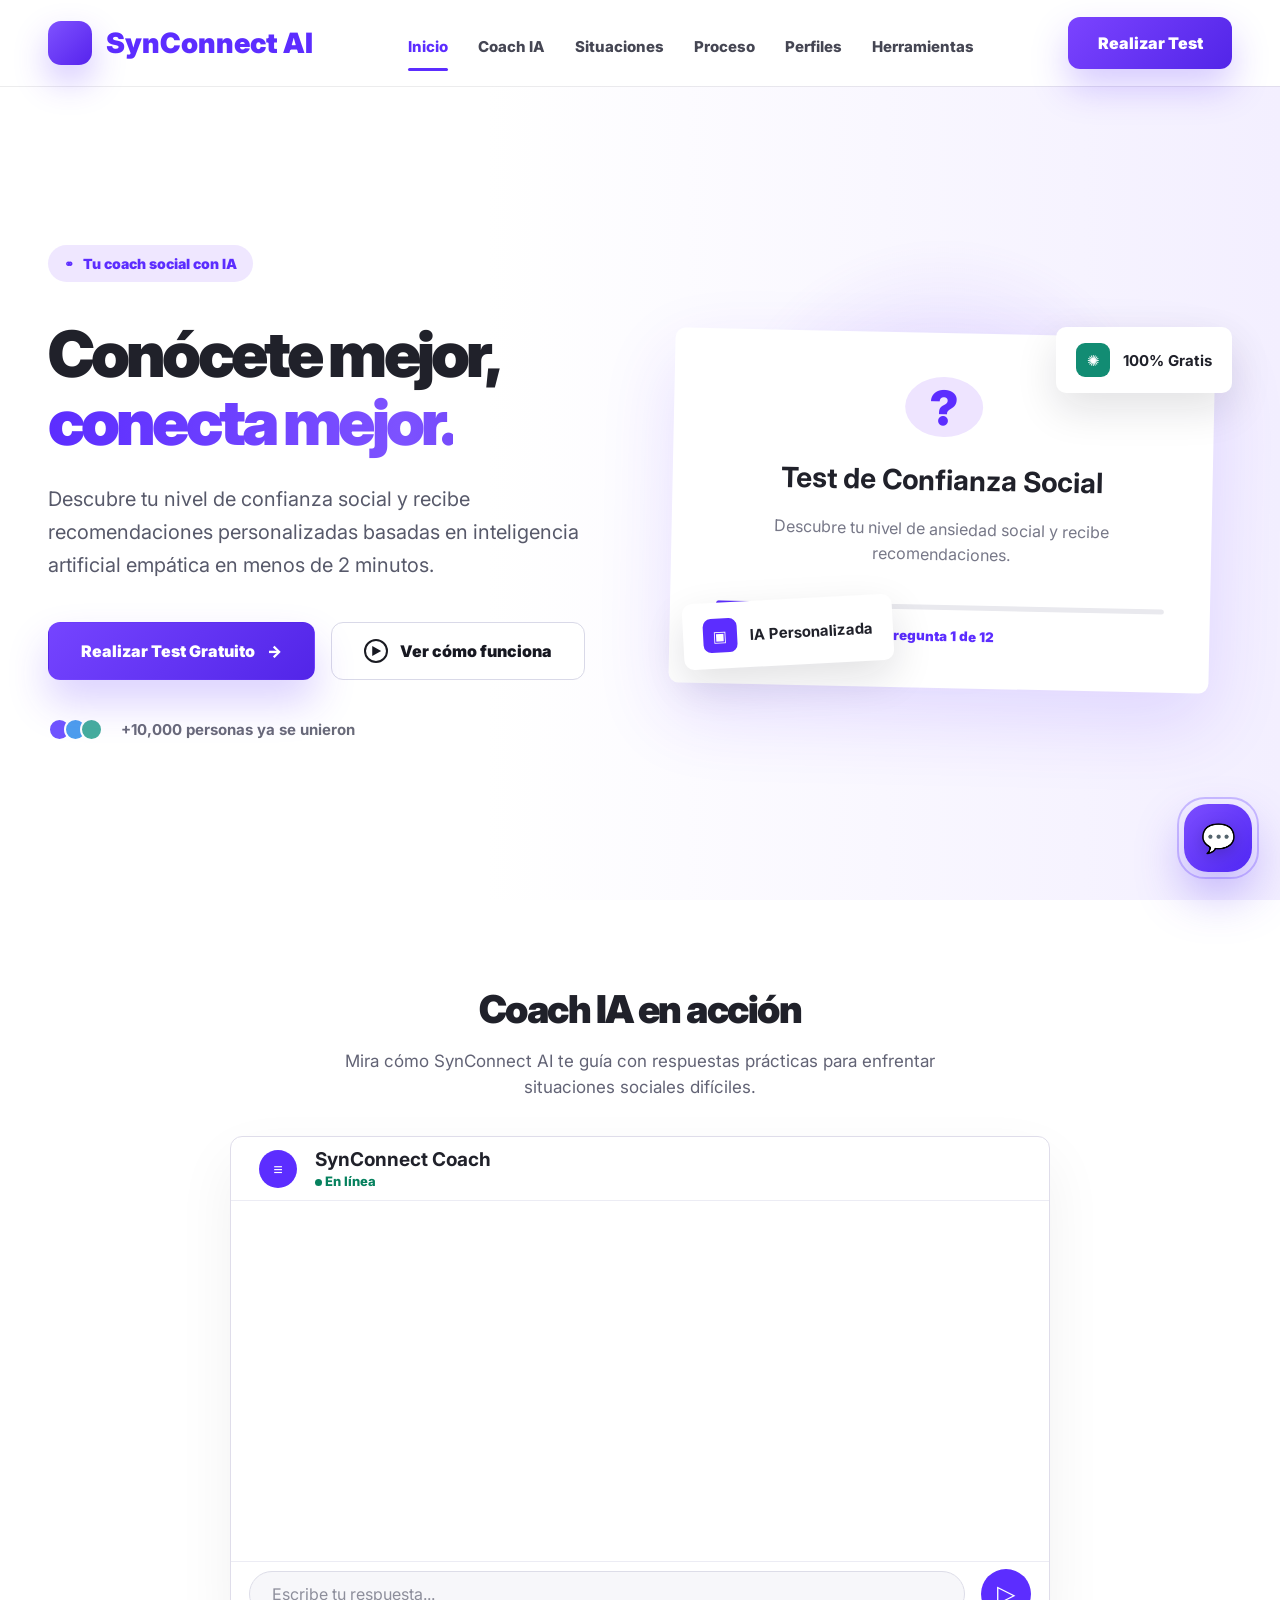
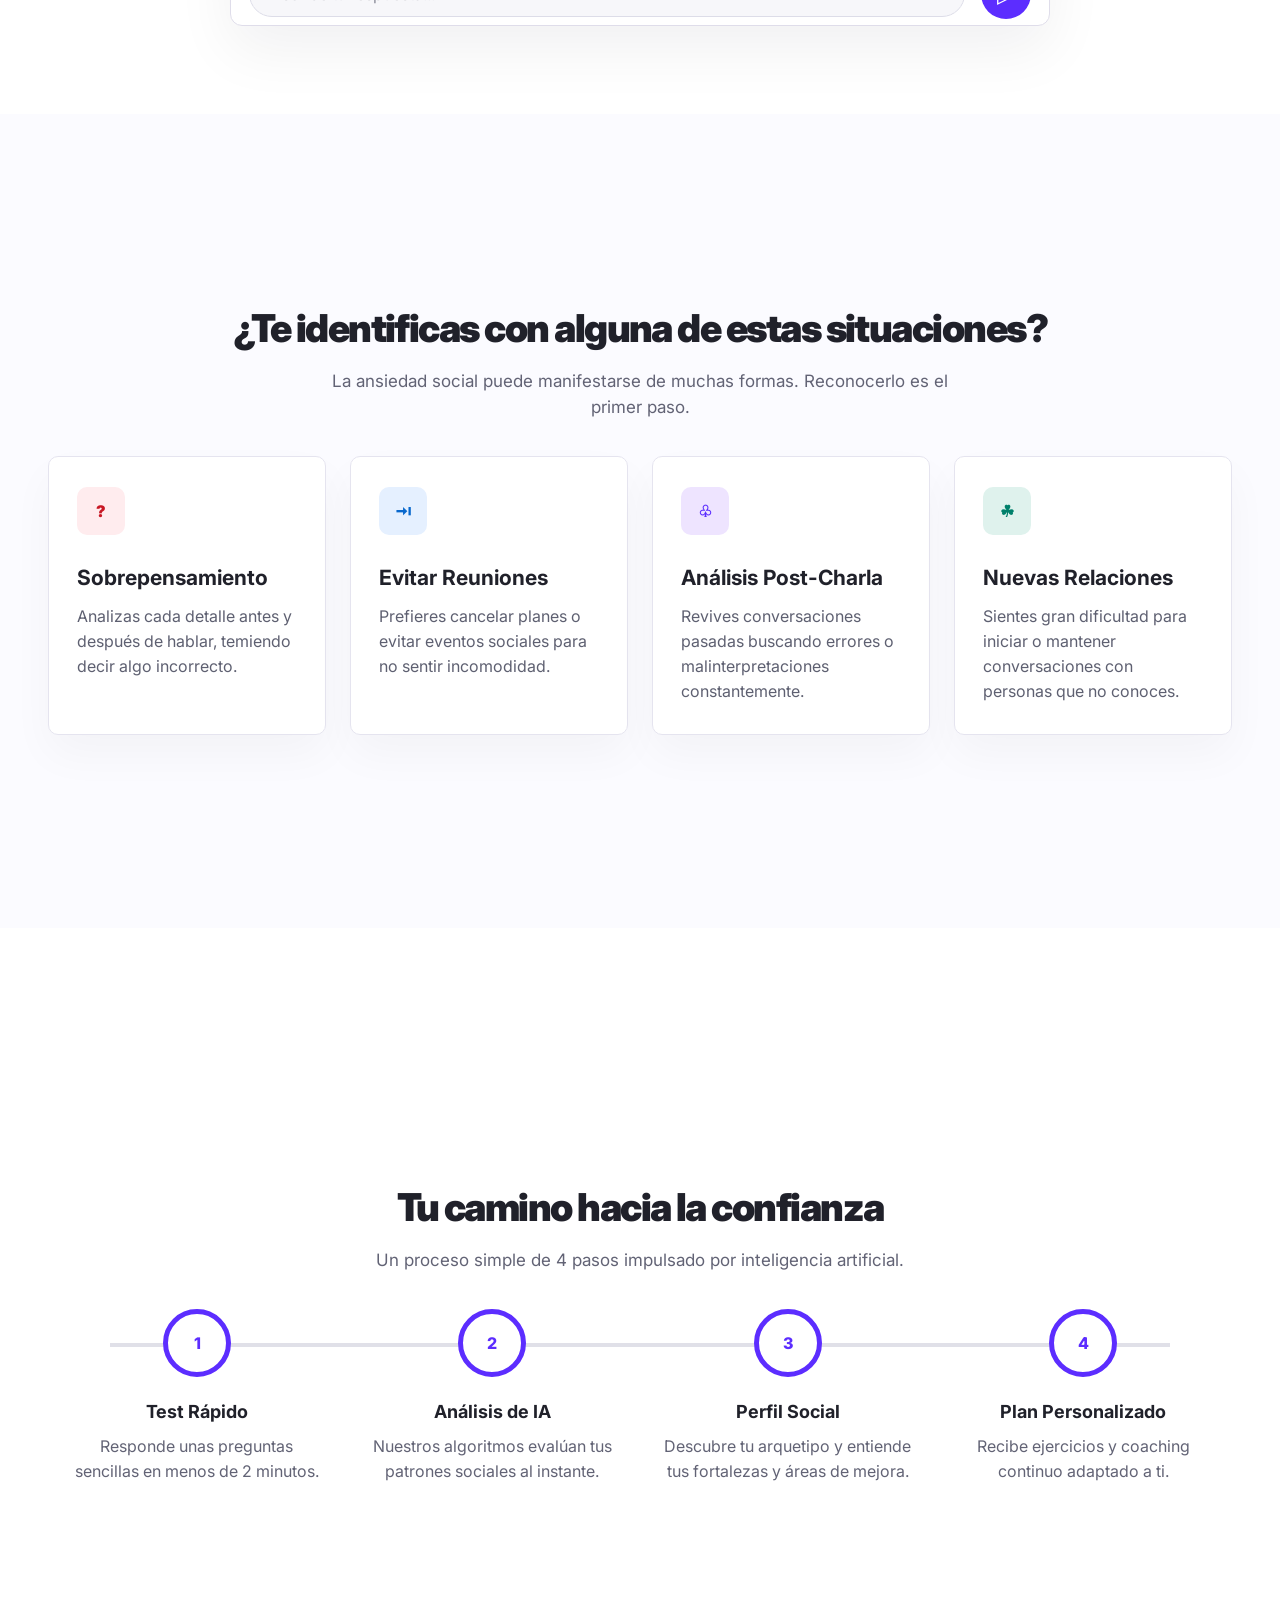
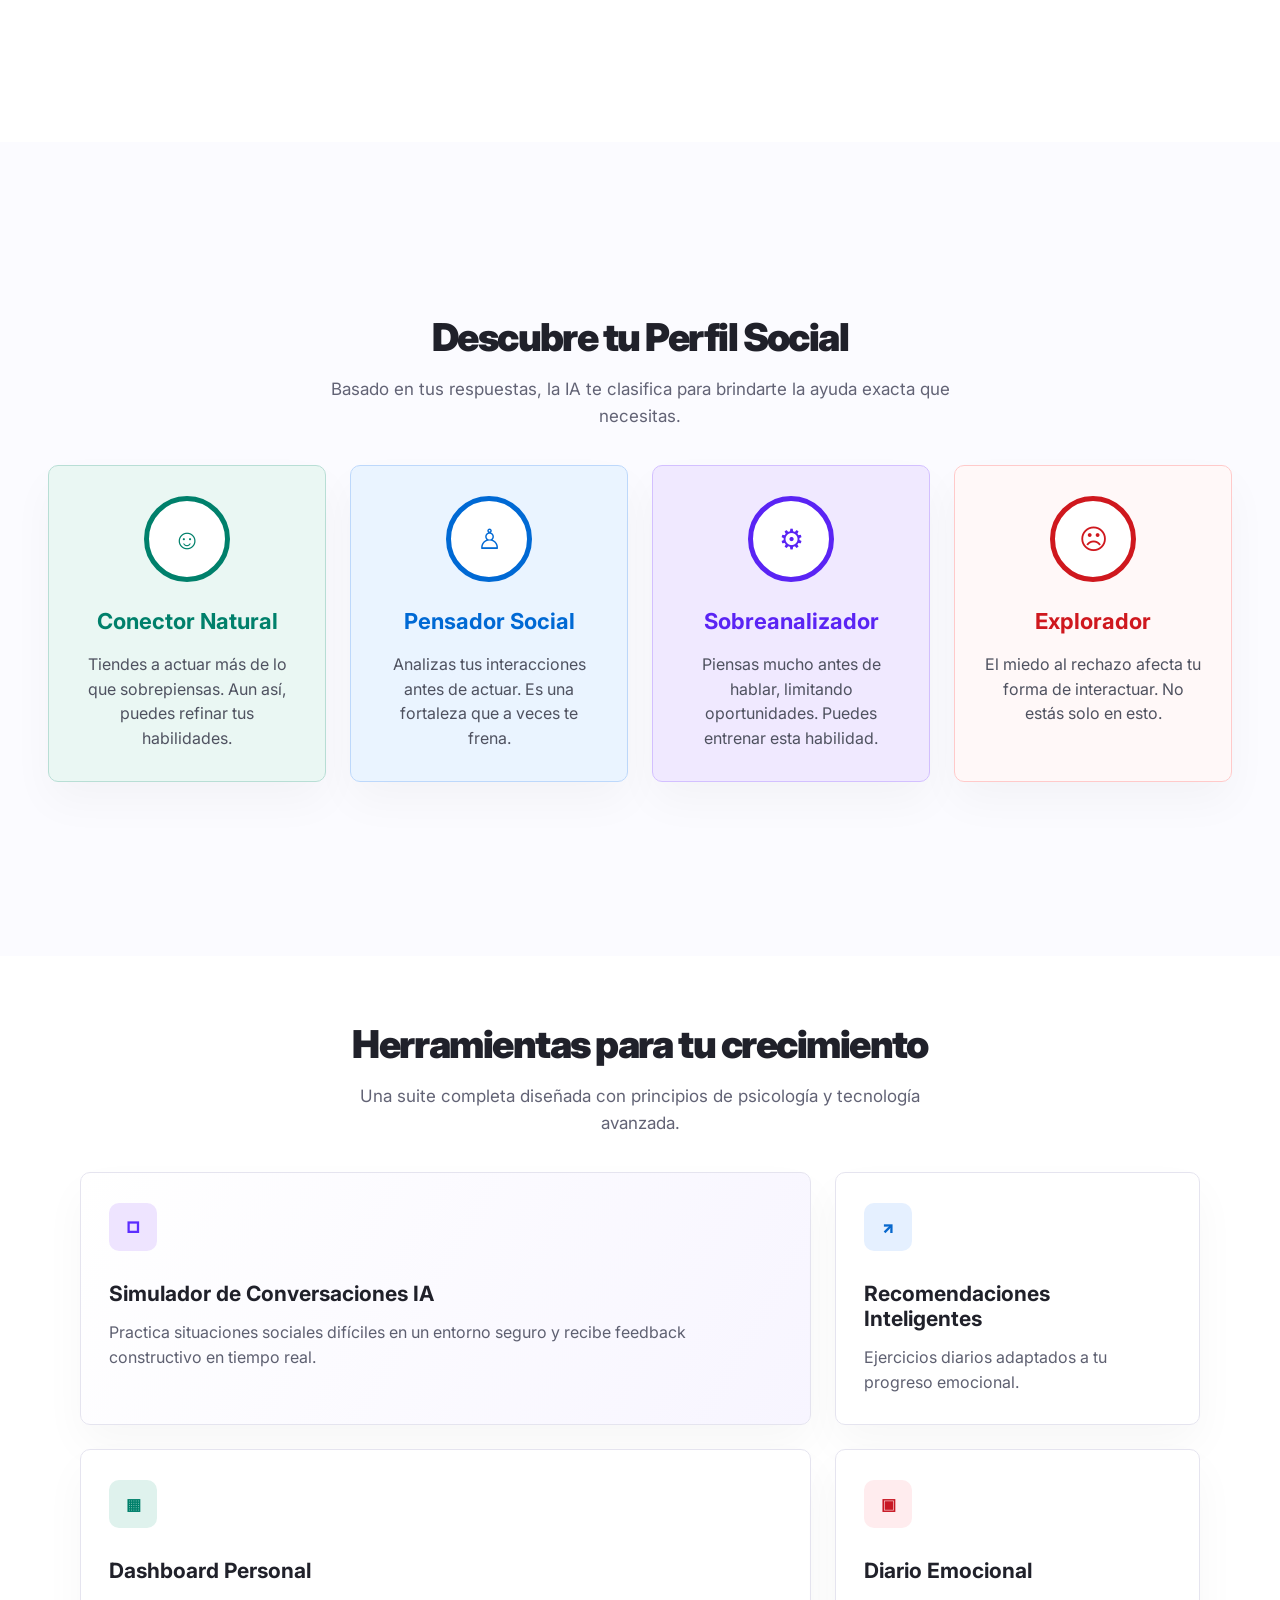
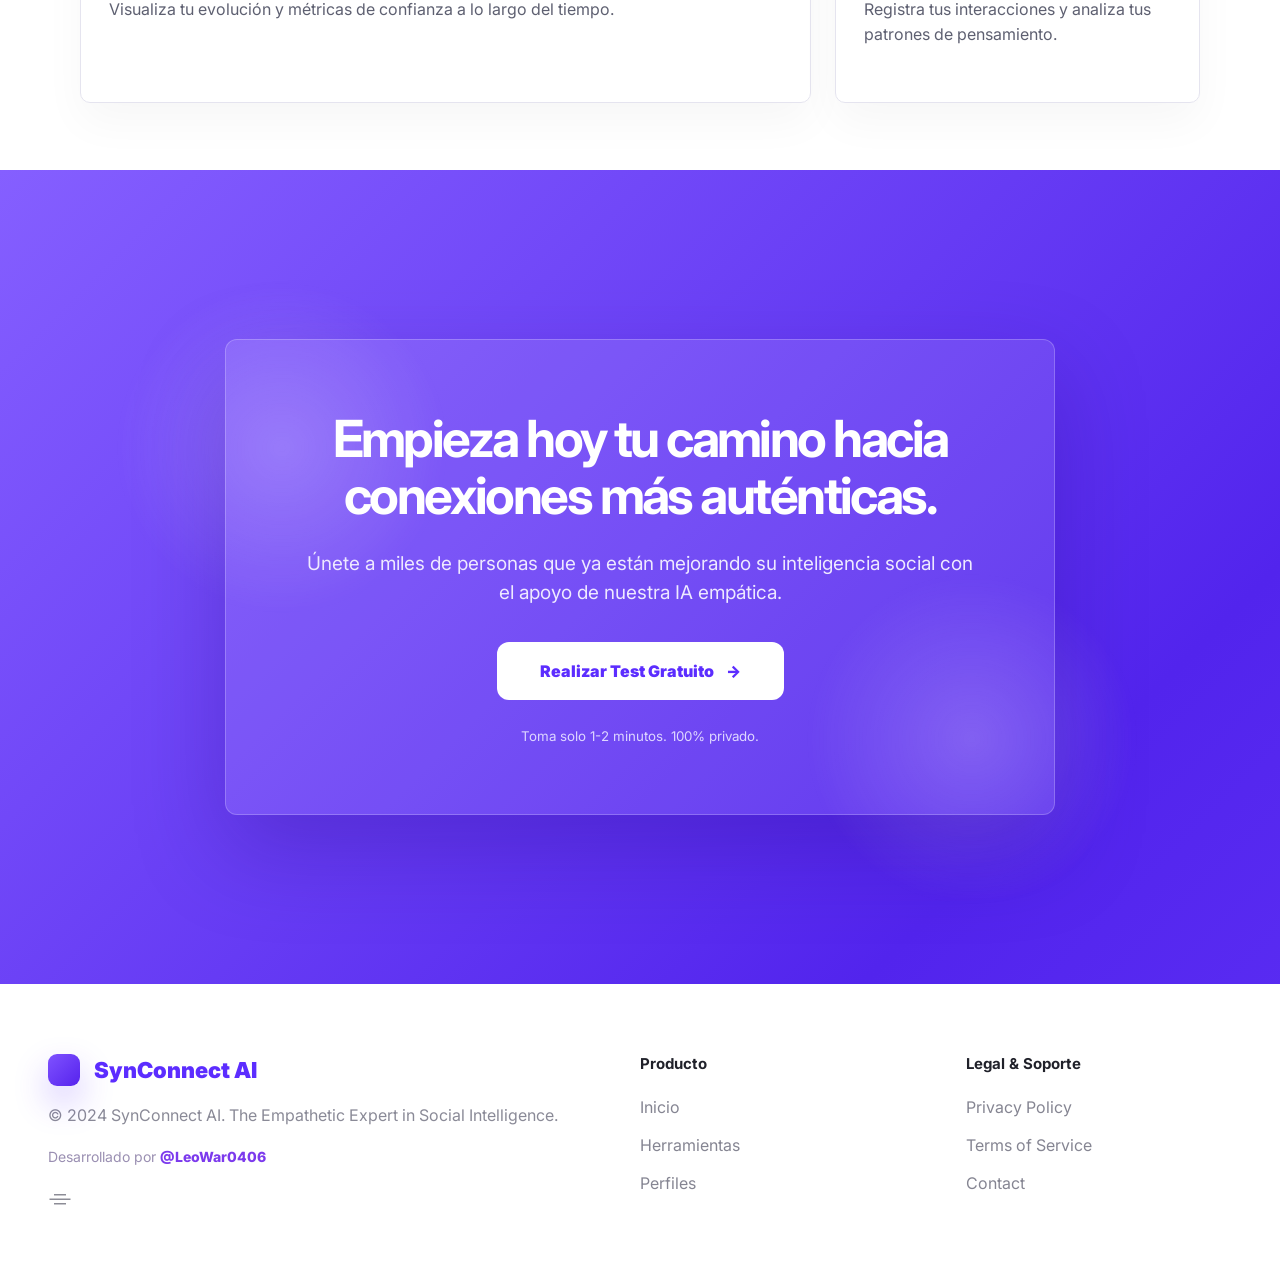
<file: index.html>
<!DOCTYPE html>
<html lang="es">
<head>
  <meta charset="UTF-8" />
  <meta name="viewport" content="width=device-width, initial-scale=1.0" />
  <title>SynConnect AI</title>
  <link rel="icon" type="image/svg+xml" href="favicon.svg" />
  <link rel="shortcut icon" type="image/svg+xml" href="favicon.svg" />
  <link rel="preconnect" href="https://fonts.googleapis.com">
  <link rel="preconnect" href="https://fonts.gstatic.com" crossorigin>
  <link href="https://fonts.googleapis.com/css2?family=Inter:wght@400;500;600;700;800;900&display=swap" rel="stylesheet">
  <link rel="stylesheet" href="styles.css" />
  <script defer src="favicon-animate.js"></script>
</head>
<body>
  <header class="topbar">
    <div class="nav-wrap">
      <a class="logo" href="#inicio" aria-label="SynConnect AI inicio">
        <span class="logo-mark"></span>
        <span>SynConnect AI</span>
      </a>
      <nav class="menu" aria-label="Navegación principal">
        <a href="#inicio">Inicio</a>
        <a href="#coach-ai">Coach IA</a>
        <a href="#situaciones">Situaciones</a>
        <a href="#como-funciona">Proceso</a>
        <a href="#perfiles">Perfiles</a>
        <a href="#herramientas">Herramientas</a>
      </nav>
      <a class="nav-button" href="test/index.html">Realizar Test</a>
    </div>
  </header>

  <main>
    <section id="inicio" class="hero snap-section">
      <div class="container hero-grid">
        <div class="hero-copy reveal">
          <div class="pill"><span>⚭</span> Tu coach social con IA</div>
          <h1>Conócete mejor,<br><span>conecta mejor.</span></h1>
          <p>Descubre tu nivel de confianza social y recibe recomendaciones personalizadas basadas en inteligencia artificial empática en menos de 2 minutos.</p>
          <div class="hero-actions">
            <a class="btn btn-primary" href="test/index.html">Realizar Test Gratuito <span>→</span></a>
            <a class="btn btn-secondary" href="#coach-ai"><span class="play">▶</span> Ver cómo funciona</a>
          </div>
          <div class="joined">
            <div class="avatars"><i></i><i></i><i></i></div>
            <strong>+10,000 personas ya se unieron</strong>
          </div>
        </div>

        <div class="hero-art reveal delay-1">
          <div class="free-card"><span>✺</span><b>100% Gratis</b></div>
          <article class="test-card float-soft">
            <div class="big-icon">?</div>
            <h2>Test de Confianza Social</h2>
            <p>Descubre tu nivel de ansiedad social y recibe recomendaciones.</p>
            <div class="progress"><span></span></div>
            <small>Pregunta 1 de 12</small>
          </article>
          <div class="ai-card"><span>▣</span><b>IA Personalizada</b></div>
        </div>
      </div>
    </section>

    <section id="coach-ai" class="section coach-section snap-section">
      <div class="container narrow">
        <div class="section-title reveal">
          <h2>Coach IA en acción</h2>
          <p>Mira cómo SynConnect AI te guía con respuestas prácticas para enfrentar situaciones sociales difíciles.</p>
        </div>

        <div class="chat reveal delay-1">
          <div class="chat-head">
            <span class="bot-icon">≡</span>
            <div>
              <h3>SynConnect Coach</h3>
              <p><i></i> En línea</p>
            </div>
          </div>
          <div class="chat-body animated-chat" aria-live="polite">
            <div class="msg left chat-step bot-question">
              <span class="dot">≡</span>
              <p class="typing-text" data-text="¡Hola! Soy tu coach social. ¿Hay alguna situación próxima que te esté causando nerviosismo?"></p>
            </div>

            <div class="msg right chat-step user-message">
              <p>Sí, tengo un evento de networking mañana y no conozco a nadie. Me da mucha ansiedad pensar en cómo iniciar conversaciones.</p>
              <span class="user-dot">♙</span>
            </div>

            <div class="msg left chat-step bot-typing">
              <span class="dot">≡</span>
              <p class="typing-bubble"><i></i><i></i><i></i></p>
            </div>

            <div class="msg left chat-step bot-answer">
              <span class="dot">≡</span>
              <p class="typing-text" data-text="Es completamente normal sentir eso. Los eventos de networking pueden ser abrumadores. Vamos a prepararnos, ¿qué tal si practicamos un rompehielos simple?||Hola, soy [Tu Nombre]. ¿Es tu primera vez en este evento también?"></p>
            </div>
          </div>
          <div class="chat-input animated-input"><span data-placeholder="Escribe tu respuesta...">Escribe tu respuesta...</span><button>▷</button></div>
        </div>
      </div>
    </section>

    <section id="situaciones" class="section situations snap-section soft-bg">
      <div class="container">
        <div class="section-title reveal">
          <h2>¿Te identificas con alguna de estas situaciones?</h2>
          <p>La ansiedad social puede manifestarse de muchas formas. Reconocerlo es el primer paso.</p>
        </div>
        <div class="card-grid four">
          <article class="info-card reveal"><span class="mini red">?</span><h3>Sobrepensamiento</h3><p>Analizas cada detalle antes y después de hablar, temiendo decir algo incorrecto.</p></article>
          <article class="info-card reveal delay-1"><span class="mini blue">⇥</span><h3>Evitar Reuniones</h3><p>Prefieres cancelar planes o evitar eventos sociales para no sentir incomodidad.</p></article>
          <article class="info-card reveal delay-2"><span class="mini purple">♧</span><h3>Análisis Post-Charla</h3><p>Revives conversaciones pasadas buscando errores o malinterpretaciones constantemente.</p></article>
          <article class="info-card reveal delay-3"><span class="mini green">☘</span><h3>Nuevas Relaciones</h3><p>Sientes gran dificultad para iniciar o mantener conversaciones con personas que no conoces.</p></article>
        </div>
      </div>
    </section>

    <section id="como-funciona" class="section steps-section snap-section">
      <div class="container">
        <div class="section-title reveal">
          <h2>Tu camino hacia la confianza</h2>
          <p>Un proceso simple de 4 pasos impulsado por inteligencia artificial.</p>
        </div>
        <div class="timeline reveal delay-1">
          <div class="line"></div>
          <article><span>1</span><h3>Test Rápido</h3><p>Responde unas preguntas sencillas en menos de 2 minutos.</p></article>
          <article><span>2</span><h3>Análisis de IA</h3><p>Nuestros algoritmos evalúan tus patrones sociales al instante.</p></article>
          <article><span>3</span><h3>Perfil Social</h3><p>Descubre tu arquetipo y entiende tus fortalezas y áreas de mejora.</p></article>
          <article><span>4</span><h3>Plan Personalizado</h3><p>Recibe ejercicios y coaching continuo adaptado a ti.</p></article>
        </div>
      </div>
    </section>

    <section id="perfiles" class="section profiles snap-section soft-bg">
      <div class="container">
        <div class="section-title reveal">
          <h2>Descubre tu Perfil Social</h2>
          <p>Basado en tus respuestas, la IA te clasifica para brindarte la ayuda exacta que necesitas.</p>
        </div>
        <div class="card-grid four profile-grid">
          <article class="profile natural reveal"><span>☺</span><h3>Conector Natural</h3><p>Tiendes a actuar más de lo que sobrepiensas. Aun así, puedes refinar tus habilidades.</p></article>
          <article class="profile thinker reveal delay-1"><span>♙</span><h3>Pensador Social</h3><p>Analizas tus interacciones antes de actuar. Es una fortaleza que a veces te frena.</p></article>
          <article class="profile over reveal delay-2"><span>⚙</span><h3>Sobreanalizador</h3><p>Piensas mucho antes de hablar, limitando oportunidades. Puedes entrenar esta habilidad.</p></article>
          <article class="profile explorer reveal delay-3"><span>☹</span><h3>Explorador</h3><p>El miedo al rechazo afecta tu forma de interactuar. No estás solo en esto.</p></article>
        </div>
      </div>
    </section>

    <section id="herramientas" class="section tools snap-section">
      <div class="container">
        <div class="section-title reveal">
          <h2>Herramientas para tu crecimiento</h2>
          <p>Una suite completa diseñada con principios de psicología y tecnología avanzada.</p>
        </div>
        <div class="tools-grid">
          <article class="tool-card large reveal"><span class="mini purple">□</span><h3>Simulador de Conversaciones IA</h3><p>Practica situaciones sociales difíciles en un entorno seguro y recibe feedback constructivo en tiempo real.</p></article>
          <article class="tool-card reveal delay-1"><span class="mini blue">↗</span><h3>Recomendaciones Inteligentes</h3><p>Ejercicios diarios adaptados a tu progreso emocional.</p></article>
          <article class="tool-card reveal"><span class="mini green">▦</span><h3>Dashboard Personal</h3><p>Visualiza tu evolución y métricas de confianza a lo largo del tiempo.</p></article>
          <article class="tool-card reveal delay-1"><span class="mini red">▣</span><h3>Diario Emocional</h3><p>Registra tus interacciones y analiza tus patrones de pensamiento.</p></article>
          <article class="tool-card reveal delay-2"><span class="mini purple">⌁</span><h3>Exposición Progresiva</h3><p>Retos graduales para superar tus miedos paso a paso.</p></article>
        </div>
      </div>
    </section>

    <section id="cta" class="cta-section snap-section">
      <div class="container">
        <div class="cta-card reveal">
          <h2>Empieza hoy tu camino hacia conexiones más auténticas.</h2>
          <p>Únete a miles de personas que ya están mejorando su inteligencia social con el apoyo de nuestra IA empática.</p>
          <a class="btn white-btn" href="test/index.html">Realizar Test Gratuito <span>→</span></a>
          <small>Toma solo 1-2 minutos. 100% privado.</small>
        </div>
      </div>
    </section>
  </main>

  <footer class="footer">
    <div class="container footer-grid">
      <div>
        <a class="logo footer-logo" href="#inicio"><span class="logo-mark small"></span><span>SynConnect AI</span></a>
        <p>© 2024 SynConnect AI. The Empathetic Expert in Social Intelligence.</p>
        <p class="developer-credit">Desarrollado por <a href="https://github.com/LeoWar0406" target="_blank" rel="noopener">@LeoWar0406</a></p>
        <span class="share">⌯</span>
      </div>
      <div>
        <h4>Producto</h4>
        <a href="#inicio">Inicio</a>
        <a href="#herramientas">Herramientas</a>
        <a href="#perfiles">Perfiles</a>
      </div>
      <div>
        <h4>Legal & Soporte</h4>
        <a href="#">Privacy Policy</a>
        <a href="#">Terms of Service</a>
        <a href="#">Contact</a>
      </div>
    </div>
  </footer>


  <div class="scbot" aria-live="polite">
    <button class="scbot-toggle" type="button" aria-label="Abrir chatbot SynConnect">
      <span class="scbot-pulse"></span>
      <span class="scbot-icon">💬</span>
    </button>
    <section class="scbot-panel" aria-label="Chatbot SynConnect AI">
      <div class="scbot-head">
        <div class="scbot-avatar">AI</div>
        <div>
          <h3>SynConnect Bot</h3>
          <p><span></span> En línea</p>
        </div>
        <button class="scbot-close" type="button" aria-label="Cerrar chatbot">×</button>
      </div>
      <div class="scbot-messages"></div>
      <div class="scbot-suggestions" aria-label="Preguntas rápidas"></div>
      <form class="scbot-form">
        <input type="text" placeholder="Escribe una pregunta..." autocomplete="off" />
        <button type="submit">➤</button>
      </form>
    </section>
  </div>

  <script src="script.js"></script>
</body>
</html>
</file>
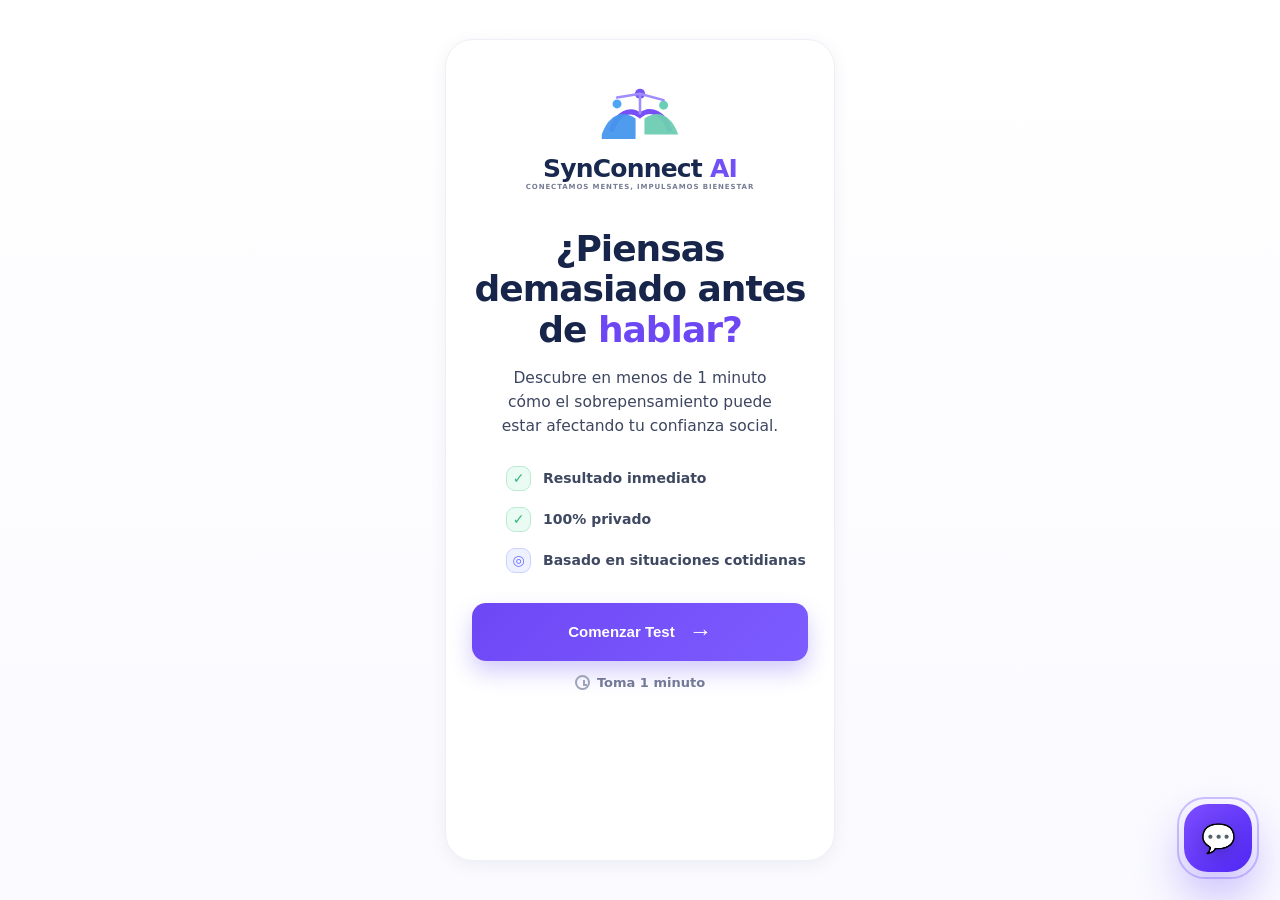
<file: test/index.html>
<!doctype html>
<html lang="es">
<head>
  <meta charset="UTF-8" />
  <meta name="viewport" content="width=device-width, initial-scale=1.0" />
  <title>SynConnect AI - Test</title>
  <link rel="icon" type="image/svg+xml" href="../favicon.svg" />
  <link rel="shortcut icon" type="image/svg+xml" href="../favicon.svg" />
  <link rel="stylesheet" href="style.css" />
  <script defer src="../favicon-animate.js"></script>
</head>
<body>
  <main class="app-shell">
    <section id="screen" class="phone-card"></section>
  </main>

  <div class="scbot" aria-live="polite">
    <button class="scbot-toggle" type="button" aria-label="Abrir chatbot SynConnect">
      <span class="scbot-pulse"></span>
      <span class="scbot-icon">💬</span>
    </button>
    <section class="scbot-panel" aria-label="Chatbot SynConnect AI">
      <div class="scbot-head">
        <div class="scbot-avatar">AI</div>
        <div>
          <h3>SynConnect Bot</h3>
          <p><span></span> En línea</p>
        </div>
        <button class="scbot-close" type="button" aria-label="Cerrar chatbot">×</button>
      </div>
      <div class="scbot-messages"></div>
      <div class="scbot-suggestions" aria-label="Preguntas rápidas"></div>
      <form class="scbot-form">
        <input type="text" placeholder="Escribe una pregunta..." autocomplete="off" />
        <button type="submit">➤</button>
      </form>
    </section>
  </div>

  <script src="script.js"></script>
</body>
</html>
</file>
<file: styles.css>
:root{
  --purple:#5c2dff;
  --purple-2:#7443ff;
  --text:#20212a;
  --muted:#606274;
  --line:#ececf4;
  --soft:#fafaff;
  --header-h:86px;
  --container:1320px;
}
*{box-sizing:border-box}
html{scroll-behavior:smooth;scroll-padding-top:var(--header-h)}
body{margin:0;font-family:Inter,Arial,sans-serif;color:var(--text);background:#fff;overflow-x:hidden}
a{text-decoration:none;color:inherit}

.topbar{position:fixed;z-index:1000;top:0;left:0;right:0;height:var(--header-h);background:rgba(255,255,255,.96);backdrop-filter:blur(18px);box-shadow:0 1px 0 rgba(20,20,30,.08)}
.nav-wrap{height:100%;width:min(100% - 96px,var(--container));margin:0 auto;display:grid;grid-template-columns:auto 1fr auto;align-items:center;gap:36px}
.logo{display:flex;align-items:center;gap:14px;font-size:28px;font-weight:900;color:var(--purple);white-space:nowrap}
.logo-mark{width:44px;height:44px;border-radius:13px;background:linear-gradient(135deg,#7f52ff,#5623ed);box-shadow:0 16px 34px rgba(92,45,255,.28);display:inline-block}.logo-mark.small{width:32px;height:32px;border-radius:9px}
.menu{display:flex;justify-content:center;align-items:center;gap:30px;white-space:nowrap}
.menu a{position:relative;padding:33px 0 27px;font-size:15px;font-weight:800;color:#454653;transition:.25s ease}
.menu a::after{content:"";position:absolute;left:0;right:0;bottom:12px;height:3px;border-radius:8px;background:transparent;transition:.25s ease}
.menu a:hover,.menu a.active{color:var(--purple)}.menu a.active::after,.menu a:hover::after{background:var(--purple)}
.nav-button,.btn{display:inline-flex;align-items:center;justify-content:center;gap:12px;border-radius:12px;font-weight:900;transition:.25s ease}.nav-button{height:52px;min-width:164px;background:linear-gradient(135deg,#7b43ff,#5225e8);color:#fff;box-shadow:0 18px 36px rgba(92,45,255,.25)}.nav-button:hover,.btn:hover{transform:translateY(-2px)}

main{padding-top:var(--header-h)}
.container{width:min(100% - 96px,var(--container));margin:0 auto}.narrow{max-width:980px}
.snap-section{position:relative;min-height:calc(100vh - var(--header-h));display:flex;align-items:center;overflow:hidden;scroll-margin-top:calc(var(--header-h) - 1px)}
.section{padding:0}.soft-bg{background:#fbfbff}.section::before{content:"";position:absolute;top:-2px;left:0;right:0;height:2px;background:inherit;z-index:1}
.section > .container{height:calc(100vh - var(--header-h));display:flex;flex-direction:column;justify-content:center}
.section-title{text-align:center;margin:0 0 clamp(34px,4vh,52px)}.section-title h2{font-size:clamp(34px,3vw,44px);line-height:1.1;margin:0 0 18px;font-weight:900;letter-spacing:-.04em}.section-title p{margin:0 auto;max-width:640px;color:#626375;font-size:clamp(17px,1.2vw,20px);line-height:1.55}

.hero{background:linear-gradient(90deg,#fff 0%,#fff 38%,#f3efff 100%)}
.hero-grid{display:grid;grid-template-columns:minmax(0,1fr) minmax(420px,1fr);align-items:center;gap:86px;width:100%}
.hero-copy{max-width:630px}.pill{display:inline-flex;align-items:center;gap:9px;padding:10px 16px;border-radius:999px;background:#efe7ff;color:var(--purple);font-size:14px;font-weight:900;margin-bottom:38px}.pill span{font-size:12px}
h1{font-size:clamp(56px,5vw,74px);line-height:1.05;letter-spacing:-.06em;margin:0 0 28px;font-weight:900}.hero h1 span{color:var(--purple)}.hero-copy p{font-size:20px;line-height:1.65;color:#57596a;margin:0 0 40px;max-width:650px}.hero-actions{display:flex;gap:16px;margin-bottom:38px}.btn{height:58px;padding:0 32px;border:1px solid transparent}.btn-primary{background:linear-gradient(135deg,#7544ff,#5225e8);color:#fff;box-shadow:0 22px 40px rgba(92,45,255,.22)}.btn-secondary{background:#fff;border-color:#d9d9e8;color:#171821}.play{width:24px;height:24px;border:2px solid #1a1b22;border-radius:50%;display:inline-flex;align-items:center;justify-content:center;font-size:11px}.joined{display:flex;align-items:center;gap:18px;color:#696a79}.avatars{display:flex}.avatars i{width:23px;height:23px;border-radius:50%;display:block;border:2px solid #fff;margin-left:-7px}.avatars i:first-child{margin-left:0;background:#7054ff}.avatars i:nth-child(2){background:#4d9eed}.avatars i:nth-child(3){background:#45ae9d}.joined strong{font-size:15px}.hero-art{position:relative;min-height:460px;width:100%;max-width:620px;justify-self:center}.test-card{position:absolute;inset:70px 20px 35px auto;width:min(540px,100%);min-height:350px;background:#fff;border-radius:10px;box-shadow:0 30px 75px rgba(92,45,255,.14);display:flex;flex-direction:column;align-items:center;justify-content:center;text-align:center;padding:44px 46px;transform:rotate(1.2deg)}.big-icon{width:78px;height:78px;border-radius:50%;background:#eee4ff;color:var(--purple);display:flex;align-items:center;justify-content:center;font-size:48px;font-weight:900;margin-bottom:26px}.test-card h2{font-size:28px;margin:0 0 20px}.test-card p{margin:0;color:#777888;font-size:16px;line-height:1.55}.progress{width:100%;height:7px;border-radius:10px;background:#e9e9ee;margin:38px 0 18px}.progress span{display:block;width:36%;height:100%;border-radius:inherit;background:var(--purple)}.test-card small{color:var(--purple);font-weight:900}.free-card,.ai-card{position:absolute;z-index:4;background:#fff;border-radius:10px;box-shadow:0 16px 42px rgba(20,20,30,.12);padding:16px 20px;display:flex;align-items:center;gap:13px;font-size:15px}.free-card{right:0;top:64px}.free-card span{width:34px;height:34px;border-radius:9px;background:#128c73;color:#fff;display:grid;place-items:center}.ai-card{left:0;bottom:58px;transform:rotate(-3deg)}.ai-card span{width:34px;height:34px;border-radius:8px;background:var(--purple);color:#fff;display:grid;place-items:center}

.chat{width:100%;max-width:820px;margin:0 auto;background:#fff;border:1px solid #dfddea;border-radius:12px;box-shadow:0 24px 60px rgba(20,20,30,.06);overflow:hidden}.chat-head{height:64px;display:flex;align-items:center;gap:18px;padding:0 28px;border-bottom:1px solid #ececf4}.bot-icon,.dot{width:38px;height:38px;border-radius:50%;background:var(--purple);color:#fff;display:grid;place-items:center;font-weight:800}.chat-head h3{margin:0;font-size:19px}.chat-head p{margin:2px 0 0;color:#06815e;font-size:13px;font-weight:800}.chat-head i{display:inline-block;width:7px;height:7px;border-radius:50%;background:#06815e}.chat-body{padding:22px 28px 0}.msg{display:flex;align-items:flex-start;gap:16px;margin-bottom:18px}.msg p{margin:0;max-width:620px;border:1px solid #e7e6ef;border-radius:12px;padding:16px 20px;line-height:1.48;background:#fff}.msg.right{justify-content:flex-end}.msg.right p{background:linear-gradient(135deg,#6e3dff,#5425e8);color:#fff;border-color:transparent;max-width:620px}.user-dot{width:30px;height:30px;border-radius:50%;background:#eeeef3;color:#999;display:grid;place-items:center;margin-top:12px}.chat-input{height:64px;border-top:1px solid #ececf4;display:flex;align-items:center;gap:16px;padding:10px 18px}.chat-input span{flex:1;background:#f7f7fa;border:1px solid #dddde8;border-radius:999px;height:46px;display:flex;align-items:center;padding:0 22px;color:#8d8e9b}.chat-input button{width:50px;height:50px;border:0;border-radius:50%;background:var(--purple);color:#fff;font-size:24px}

.card-grid{display:grid;gap:24px}.card-grid.four{grid-template-columns:repeat(4,minmax(0,1fr))}.info-card,.profile,.tool-card{background:#fff;border:1px solid #e5e4ef;border-radius:10px;box-shadow:0 20px 44px rgba(20,20,30,.035);padding:30px 28px;transition:.25s ease}.info-card:hover,.profile:hover,.tool-card:hover{transform:translateY(-6px);box-shadow:0 25px 60px rgba(20,20,30,.08)}.mini{width:48px;height:48px;border-radius:10px;display:grid;place-items:center;font-weight:900;margin-bottom:30px}.red{background:#ffecee;color:#c81824}.blue{background:#e5f0ff;color:#0868cd}.purple{background:#eee4ff;color:var(--purple)}.green{background:#dff2ed;color:#00806b}.info-card h3,.tool-card h3{font-size:21px;margin:0 0 14px}.info-card p,.tool-card p,.profile p{color:#5e6071;line-height:1.55;margin:0;font-size:16px}

.timeline{position:relative;display:grid;grid-template-columns:repeat(4,1fr);gap:42px;max-width:1140px;margin:0 auto;text-align:center}.timeline .line{position:absolute;left:40px;right:40px;top:34px;height:4px;background:#e0e0e8}.timeline article{position:relative;z-index:2}.timeline span{width:68px;height:68px;border-radius:50%;border:5px solid var(--purple);background:#fff;display:grid;place-items:center;margin:0 auto 24px;color:var(--purple);font-weight:800}.timeline h3{font-size:18px;margin:0 0 12px}.timeline p{margin:0;color:#626375;line-height:1.55}
.profile{text-align:center;min-height:260px}.profile span{width:86px;height:86px;border-radius:50%;display:grid;place-items:center;margin:0 auto 26px;font-size:28px;background:#fff;border:5px solid currentColor}.profile h3{font-size:22px;margin:0 0 18px}.natural{background:#eaf7f3;color:#00806b;border-color:#b8ded5}.thinker{background:#eaf4ff;color:#0069d4;border-color:#bdd8fb}.over{background:#f0e9ff;color:#5a24f4;border-color:#d3c0ff}.explorer{background:#fff8f8;color:#cf181e;border-color:#ffcaca}.profile p{color:#4f5260}
.tools-grid{max-width:1120px;margin:0 auto;display:grid;grid-template-columns:2fr 1fr;grid-template-rows:repeat(2,1fr);gap:24px}.tool-card{min-height:170px}.tool-card.large{background:linear-gradient(120deg,#fff,#eee9ff);grid-row:span 1}.tools-grid .tool-card:nth-child(5){display:none}

.cta-section{background:linear-gradient(135deg,#855fff,#5224ed);min-height:calc(100vh - var(--header-h));display:flex;align-items:center}.cta-card{max-width:830px;margin:auto;text-align:center;color:#fff;border:1px solid rgba(255,255,255,.22);border-radius:12px;padding:70px 80px;background:rgba(255,255,255,.10);box-shadow:0 35px 90px rgba(30,0,120,.25)}.cta-card h2{font-size:clamp(40px,4vw,54px);line-height:1.1;margin:0 0 26px;letter-spacing:-.05em}.cta-card p{font-size:19px;line-height:1.55;margin:0 auto 34px;max-width:700px;color:#eee9ff}.white-btn{background:#fff;color:var(--purple);height:58px;padding:0 42px}.cta-card small{display:block;margin-top:28px;color:#ded6ff}
.footer{padding:70px 0;background:#fff}.footer-grid{display:grid;grid-template-columns:2fr 1fr 1fr;gap:60px}.footer p{color:#8a8a97;line-height:1.7}.footer h4{font-size:15px;margin:0 0 24px}.footer a:not(.logo){display:block;color:#858592;margin-bottom:18px}.footer-logo{font-size:22px}.share{color:#8c8c96;font-size:24px}

.reveal{opacity:0;transform:translateY(20px);transition:opacity .65s ease,transform .65s ease}.reveal.visible{opacity:1;transform:translateY(0)}.delay-1{transition-delay:.1s}.delay-2{transition-delay:.18s}.delay-3{transition-delay:.26s}.float-soft{animation:float 6s ease-in-out infinite}@keyframes float{0%,100%{transform:rotate(1.2deg) translateY(0)}50%{transform:rotate(1.2deg) translateY(-10px)}}

@media(max-width:1180px){.nav-wrap,.container{width:min(100% - 54px,var(--container))}.logo{font-size:24px}.menu{gap:20px}.menu a{font-size:14px}.nav-button{min-width:148px}.hero-grid{gap:50px;grid-template-columns:1fr 1fr}.hero h1{font-size:56px}.card-grid.four{grid-template-columns:repeat(2,1fr)}.tools-grid{grid-template-columns:1fr 1fr}.timeline{gap:18px}}
@media(max-width:900px){:root{--header-h:132px}.topbar{height:var(--header-h)}.nav-wrap{height:100%;width:min(100% - 26px,var(--container));display:grid;grid-template-columns:1fr auto;grid-template-rows:72px 48px;gap:0}.logo{font-size:24px}.nav-button{height:48px;min-width:150px}.menu{grid-column:1 / -1;grid-row:2;justify-content:center;gap:20px;overflow-x:auto;padding:0 4px}.menu a{padding:14px 0 13px;font-size:14px}.hero-grid{grid-template-columns:1fr;text-align:left;gap:28px}.hero-copy{max-width:720px;margin:0 auto}.hero-art{max-width:620px;margin:0 auto;min-height:360px}.test-card{position:relative;inset:auto;margin:0 auto}.free-card{right:12px;top:8px}.ai-card{left:12px;bottom:10px}.snap-section{min-height:calc(100vh - var(--header-h))}.section > .container{height:auto;min-height:calc(100vh - var(--header-h));padding:44px 0}.chat{max-height:none}.timeline{grid-template-columns:repeat(2,1fr);row-gap:34px}.timeline .line{display:none}.tools-grid{grid-template-columns:1fr}.tool-card.large{grid-row:auto}}
@media(max-width:640px){:root{--header-h:148px}.nav-wrap{grid-template-columns:1fr;grid-template-rows:64px 36px 48px;text-align:center}.logo{justify-content:center}.nav-button{justify-self:center;width:170px}.menu{grid-row:2;gap:18px;justify-content:center}.menu a{font-size:13px;padding:8px 0}.container{width:min(100% - 28px,var(--container))}.hero h1{font-size:44px}.hero-actions{flex-direction:column}.btn{width:100%}.hero-copy p{font-size:17px}.card-grid.four,.timeline,.footer-grid{grid-template-columns:1fr}.section-title h2{font-size:32px}.profile{min-height:auto}.cta-card{padding:48px 22px}.chat-body{padding:20px 14px 0}.msg{gap:10px}.dot{display:none}.msg p{max-width:100%;font-size:14px}.msg.right{justify-content:flex-start}.user-dot{display:none}}

/* V9: restaurar el inicio al formato centrado original */
#inicio.hero {
  display: flex;
  align-items: center;
  min-height: calc(100vh - var(--header-h));
  background: linear-gradient(90deg, #fff 0%, #fff 38%, #f3efff 100%);
}
#inicio.hero .hero-grid {
  width: min(100% - 96px, var(--container)) !important;
  max-width: var(--container);
  margin-inline: auto !important;
  display: grid;
  grid-template-columns: minmax(0, 1fr) minmax(420px, 1fr);
  align-items: center;
  gap: 86px;
}
#inicio .hero-copy {
  max-width: 630px;
  margin: 0;
}
#inicio .hero-art {
  justify-self: center;
}

@media (max-width: 1180px) {
  #inicio.hero .hero-grid {
    width: min(100% - 54px, var(--container)) !important;
    grid-template-columns: minmax(0, 1fr) minmax(360px, 1fr);
    gap: 50px;
  }
}

@media (max-width: 900px) {
  #inicio.hero .hero-grid {
    width: min(100% - 32px, 720px) !important;
    grid-template-columns: 1fr;
    gap: 36px;
  }
  #inicio .hero-copy {
    margin-inline: auto;
  }
}


/* V12: navegación tipo presentación por secciones completas */
@media (min-width: 901px) {
  html {
    scroll-padding-top: var(--header-h);
  }
  main > .snap-section,
  main > .cta-section {
    min-height: calc(100vh - var(--header-h));
  }
}

/* V14: animación fluida de conversación en Coach IA */
.animated-chat {
  min-height: 360px;
  position: relative;
  overflow: hidden;
}
.chat-step {
  opacity: 0;
  transform: translateY(18px) scale(.98);
  transition: opacity .42s ease, transform .42s cubic-bezier(.2,.8,.2,1);
}
.chat-step.is-visible {
  opacity: 1;
  transform: translateY(0) scale(1);
}
.chat-step.is-done p {
  box-shadow: 0 10px 28px rgba(79, 39, 232, .06);
}
.typing-text::after,
.animated-input span.is-writing::after {
  content: "";
  display: inline-block;
  width: 2px;
  height: 1em;
  margin-left: 3px;
  transform: translateY(2px);
  background: currentColor;
  animation: cursorBlink .75s steps(2, start) infinite;
}
.typing-text.typing-done::after,
.animated-input span.typing-done::after {
  display: none;
}
.typing-bubble {
  min-width: 74px;
  display: inline-flex;
  align-items: center;
  gap: 7px;
}
.typing-bubble i {
  width: 9px;
  height: 9px;
  border-radius: 50%;
  background: #6b3cff;
  opacity: .35;
  animation: typingDots 1s ease-in-out infinite;
}
.typing-bubble i:nth-child(2) { animation-delay: .14s; }
.typing-bubble i:nth-child(3) { animation-delay: .28s; }
.animated-input span {
  position: relative;
  overflow: hidden;
  white-space: nowrap;
}
.animated-input.is-active {
  box-shadow: inset 0 0 0 2px rgba(100, 55, 255, .09);
}
.animated-input.is-active span {
  color: #34334a;
  background: #fff;
  border-color: #cfc5ff;
  box-shadow: 0 8px 22px rgba(100, 55, 255, .08);
}
.animated-input button {
  transition: transform .25s ease, box-shadow .25s ease;
}
.animated-input.is-ready button {
  transform: scale(1.08);
  box-shadow: 0 14px 30px rgba(91, 43, 241, .28);
  animation: sendPulse 1.1s ease-in-out infinite;
}
.bot-icon,
.dot {
  animation: botGlow 2.6s ease-in-out infinite;
}
.chat.playing .chat-head {
  background: linear-gradient(90deg, rgba(105, 61, 255, .06), rgba(255,255,255,0));
}

@keyframes cursorBlink { 50% { opacity: 0; } }
@keyframes typingDots {
  0%, 80%, 100% { transform: translateY(0); opacity: .35; }
  40% { transform: translateY(-6px); opacity: 1; }
}
@keyframes sendPulse {
  0%, 100% { transform: scale(1.04); }
  50% { transform: scale(1.12); }
}
@keyframes botGlow {
  0%, 100% { box-shadow: 0 0 0 rgba(104, 57, 255, 0); }
  50% { box-shadow: 0 0 0 7px rgba(104, 57, 255, .08); }
}

@media (max-width: 640px) {
  .animated-chat { min-height: 430px; }
  .animated-input span { white-space: normal; }
}
.typing-text { white-space: pre-line; }

/* V15: animaciones premium para que la landing se sienta más viva */
.logo-mark {
  position: relative;
  overflow: hidden;
  animation: logoBreath 3.8s ease-in-out infinite;
}
.logo-mark::after {
  content: "";
  position: absolute;
  inset: -45%;
  background: linear-gradient(120deg, transparent 35%, rgba(255,255,255,.55), transparent 65%);
  transform: translateX(-120%) rotate(18deg);
  animation: logoShine 4.2s ease-in-out infinite;
}
.nav-button,
.btn-primary {
  position: relative;
  overflow: hidden;
}
.nav-button::after,
.btn-primary::after,
.white-btn::after {
  content: "";
  position: absolute;
  top: 0;
  bottom: 0;
  width: 42px;
  left: -70px;
  background: linear-gradient(90deg, transparent, rgba(255,255,255,.42), transparent);
  transform: skewX(-18deg);
  animation: buttonSweep 3.4s ease-in-out infinite;
}
.btn-primary:hover,
.nav-button:hover {
  box-shadow: 0 22px 52px rgba(92,45,255,.34);
}
.btn-secondary:hover {
  border-color: rgba(92,45,255,.45);
  box-shadow: 0 18px 38px rgba(92,45,255,.10);
}

.hero::before {
  content: "";
  position: absolute;
  width: 520px;
  height: 520px;
  right: 6%;
  top: 15%;
  border-radius: 50%;
  background: radial-gradient(circle, rgba(116,67,255,.18), transparent 62%);
  filter: blur(6px);
  animation: ambientFloat 9s ease-in-out infinite;
  pointer-events: none;
}
.hero .pill {
  animation: pillPop 3.4s ease-in-out infinite;
}
.hero h1 span {
  background: linear-gradient(90deg, #5c2dff, #7d52ff, #4d24e8, #5c2dff);
  background-size: 260% 100%;
  -webkit-background-clip: text;
  background-clip: text;
  color: transparent;
  animation: textGradient 5s ease-in-out infinite;
}
.big-icon {
  animation: questionBounce 2.7s ease-in-out infinite;
}
.free-card {
  animation: badgePulse 2.5s ease-in-out infinite;
}
.ai-card {
  animation: aiCardSway 4.2s ease-in-out infinite;
}
.progress {
  overflow: hidden;
  position: relative;
}
.progress::after {
  content: "";
  position: absolute;
  inset: 0;
  background: linear-gradient(90deg, transparent, rgba(255,255,255,.75), transparent);
  transform: translateX(-100%);
  animation: progressSheen 2.8s ease-in-out infinite;
}
.progress span {
  animation: progressGrow 3.2s ease-in-out infinite;
}
.avatars i {
  animation: avatarWave 2.8s ease-in-out infinite;
}
.avatars i:nth-child(2) { animation-delay: .18s; }
.avatars i:nth-child(3) { animation-delay: .36s; }

.section-title.visible h2 {
  animation: titleLift .75s cubic-bezier(.2,.8,.2,1) both;
}
.section-title.visible p {
  animation: fadeLift .75s .08s cubic-bezier(.2,.8,.2,1) both;
}
.info-card,
.profile,
.tool-card {
  position: relative;
  overflow: hidden;
}
.info-card::after,
.profile::after,
.tool-card::after {
  content: "";
  position: absolute;
  inset: 0;
  background: linear-gradient(115deg, transparent 35%, rgba(255,255,255,.62), transparent 60%);
  transform: translateX(-130%);
  transition: transform .8s ease;
  pointer-events: none;
}
.info-card:hover::after,
.profile:hover::after,
.tool-card:hover::after {
  transform: translateX(130%);
}
.info-card.visible .mini,
.tool-card.visible .mini {
  animation: iconBounce .85s cubic-bezier(.2,.8,.2,1) both;
}
.info-card:hover .mini,
.tool-card:hover .mini {
  animation: iconWiggle .7s ease-in-out both;
}
.profile.visible span {
  animation: profilePop .9s cubic-bezier(.2,.8,.2,1) both;
}
.profile:hover span {
  animation: profilePulse 1.1s ease-in-out infinite;
}

.timeline {
  overflow: hidden;
}
.timeline .line {
  transform-origin: left center;
  transform: scaleX(0);
}
.timeline.visible .line {
  animation: drawLine 1.25s .15s cubic-bezier(.2,.8,.2,1) forwards;
}
.timeline article span {
  opacity: 0;
  transform: scale(.65);
}
.timeline.visible article:nth-of-type(1) span { animation: stepPop .55s .25s cubic-bezier(.2,.8,.2,1) forwards; }
.timeline.visible article:nth-of-type(2) span { animation: stepPop .55s .45s cubic-bezier(.2,.8,.2,1) forwards; }
.timeline.visible article:nth-of-type(3) span { animation: stepPop .55s .65s cubic-bezier(.2,.8,.2,1) forwards; }
.timeline.visible article:nth-of-type(4) span { animation: stepPop .55s .85s cubic-bezier(.2,.8,.2,1) forwards; }
.timeline article:hover span {
  box-shadow: 0 0 0 10px rgba(92,45,255,.08);
}

.tools-grid .tool-card.large {
  background-size: 220% 220%;
  animation: softGradientMove 7s ease-in-out infinite;
}
.cta-section {
  position: relative;
  overflow: hidden;
  background: linear-gradient(135deg,#855fff,#5224ed,#6c3fff,#4c22df);
  background-size: 240% 240%;
  animation: ctaGradient 8s ease-in-out infinite;
}
.cta-section::before,
.cta-section::after {
  content: "";
  position: absolute;
  width: 360px;
  height: 360px;
  border-radius: 50%;
  background: radial-gradient(circle, rgba(255,255,255,.18), transparent 65%);
  filter: blur(3px);
  pointer-events: none;
}
.cta-section::before { left: 8%; top: 12%; animation: orbOne 10s ease-in-out infinite; }
.cta-section::after { right: 10%; bottom: 8%; animation: orbTwo 12s ease-in-out infinite; }
.cta-card {
  position: relative;
  overflow: hidden;
}
.cta-card::before {
  content: "";
  position: absolute;
  inset: -80% -20%;
  background: linear-gradient(120deg, transparent 40%, rgba(255,255,255,.18), transparent 60%);
  transform: rotate(12deg) translateX(-80%);
  animation: glassSweep 6s ease-in-out infinite;
}
.white-btn {
  position: relative;
  overflow: hidden;
  transition: transform .25s ease, box-shadow .25s ease;
}
.white-btn:hover {
  transform: translateY(-3px);
  box-shadow: 0 20px 42px rgba(34, 0, 120, .2);
}

@keyframes logoBreath { 0%,100%{transform:scale(1)} 50%{transform:scale(1.04)} }
@keyframes logoShine { 0%,55%{transform:translateX(-120%) rotate(18deg)} 78%,100%{transform:translateX(120%) rotate(18deg)} }
@keyframes buttonSweep { 0%,55%{left:-70px} 78%,100%{left:120%} }
@keyframes ambientFloat { 0%,100%{transform:translate3d(0,0,0) scale(1)} 50%{transform:translate3d(-25px,18px,0) scale(1.08)} }
@keyframes pillPop { 0%,100%{transform:translateY(0)} 50%{transform:translateY(-4px)} }
@keyframes textGradient { 0%,100%{background-position:0% 50%} 50%{background-position:100% 50%} }
@keyframes questionBounce { 0%,100%{transform:translateY(0) rotate(0)} 45%{transform:translateY(-7px) rotate(3deg)} }
@keyframes badgePulse { 0%,100%{transform:translateY(0); box-shadow:0 16px 42px rgba(20,20,30,.12)} 50%{transform:translateY(-6px); box-shadow:0 24px 52px rgba(18,140,115,.18)} }
@keyframes aiCardSway { 0%,100%{transform:rotate(-3deg) translateY(0)} 50%{transform:rotate(-1deg) translateY(-8px)} }
@keyframes progressGrow { 0%,100%{width:34%} 50%{width:54%} }
@keyframes progressSheen { 0%,45%{transform:translateX(-100%)} 70%,100%{transform:translateX(100%)} }
@keyframes avatarWave { 0%,100%{transform:translateY(0)} 40%{transform:translateY(-5px)} }
@keyframes titleLift { from{opacity:0; transform:translateY(18px)} to{opacity:1; transform:translateY(0)} }
@keyframes fadeLift { from{opacity:0; transform:translateY(14px)} to{opacity:1; transform:translateY(0)} }
@keyframes iconBounce { 0%{opacity:0; transform:scale(.55) rotate(-12deg)} 70%{opacity:1; transform:scale(1.08) rotate(4deg)} 100%{opacity:1; transform:scale(1) rotate(0)} }
@keyframes iconWiggle { 0%,100%{transform:rotate(0) scale(1)} 25%{transform:rotate(-6deg) scale(1.05)} 60%{transform:rotate(6deg) scale(1.05)} }
@keyframes profilePop { 0%{opacity:0; transform:scale(.55)} 70%{opacity:1; transform:scale(1.08)} 100%{opacity:1; transform:scale(1)} }
@keyframes profilePulse { 0%,100%{box-shadow:0 0 0 0 currentColor} 50%{box-shadow:0 0 0 8px rgba(0,0,0,0)} }
@keyframes drawLine { to{transform:scaleX(1)} }
@keyframes stepPop { 0%{opacity:0; transform:scale(.65)} 70%{opacity:1; transform:scale(1.1)} 100%{opacity:1; transform:scale(1)} }
@keyframes softGradientMove { 0%,100%{background-position:0% 50%} 50%{background-position:100% 50%} }
@keyframes ctaGradient { 0%,100%{background-position:0% 50%} 50%{background-position:100% 50%} }
@keyframes orbOne { 0%,100%{transform:translate(0,0) scale(1)} 50%{transform:translate(30px,20px) scale(1.12)} }
@keyframes orbTwo { 0%,100%{transform:translate(0,0) scale(1)} 50%{transform:translate(-35px,-18px) scale(1.08)} }
@keyframes glassSweep { 0%,50%{transform:rotate(12deg) translateX(-80%)} 78%,100%{transform:rotate(12deg) translateX(80%)} }

@media (prefers-reduced-motion: reduce) {
  *, *::before, *::after {
    animation-duration: .001ms !important;
    animation-iteration-count: 1 !important;
    scroll-behavior: auto !important;
  }
}

/* Floating SynConnect chatbot */
.scbot{position:fixed;right:28px;bottom:28px;z-index:9999;font-family:Inter,system-ui,-apple-system,Segoe UI,sans-serif}.scbot-toggle{width:68px;height:68px;border:0;border-radius:24px;background:linear-gradient(135deg,#7c4dff,#5028f4);color:#fff;box-shadow:0 22px 48px rgba(92,55,243,.36);cursor:pointer;display:grid;place-items:center;position:relative;transition:transform .22s ease,box-shadow .22s ease}.scbot-toggle:hover{transform:translateY(-5px) scale(1.03);box-shadow:0 28px 62px rgba(92,55,243,.46)}.scbot-icon{font-size:28px;filter:drop-shadow(0 4px 8px rgba(0,0,0,.18))}.scbot-pulse{position:absolute;inset:-7px;border-radius:28px;border:2px solid rgba(111,72,255,.32);animation:scbotPulse 1.8s ease-out infinite}.scbot-panel{position:absolute;right:0;bottom:84px;width:min(380px,calc(100vw - 32px));height:560px;max-height:calc(100vh - 132px);background:rgba(255,255,255,.92);backdrop-filter:blur(18px);border:1px solid rgba(119,91,255,.18);border-radius:28px;box-shadow:0 30px 90px rgba(24,20,58,.22);overflow:hidden;display:grid;grid-template-rows:auto 1fr auto auto;opacity:0;transform:translateY(18px) scale(.94);pointer-events:none;transition:opacity .24s ease,transform .24s ease}.scbot.open .scbot-panel{opacity:1;transform:translateY(0) scale(1);pointer-events:auto}.scbot-head{padding:18px 18px 16px;background:linear-gradient(135deg,#6e40ff,#8057ff);color:#fff;display:flex;align-items:center;gap:12px}.scbot-avatar{width:42px;height:42px;border-radius:15px;background:rgba(255,255,255,.18);display:grid;place-items:center;font-weight:900;box-shadow:inset 0 0 0 1px rgba(255,255,255,.25)}.scbot-head h3{margin:0;font-size:17px;font-weight:900}.scbot-head p{margin:3px 0 0;font-size:12px;opacity:.92}.scbot-head p span{display:inline-block;width:8px;height:8px;border-radius:50%;background:#20d69b;margin-right:4px;box-shadow:0 0 0 4px rgba(32,214,155,.2)}.scbot-close{margin-left:auto;width:34px;height:34px;border:0;border-radius:12px;background:rgba(255,255,255,.16);color:#fff;font-size:22px;cursor:pointer}.scbot-messages{padding:18px;overflow:auto;display:flex;flex-direction:column;gap:12px;scroll-behavior:smooth}.scbot-msg{max-width:84%;padding:12px 14px;border-radius:18px;font-size:14px;line-height:1.45;animation:scbotIn .22s ease both}.scbot-msg.bot{align-self:flex-start;background:#f3f1ff;color:#242134;border-bottom-left-radius:6px}.scbot-msg.user{align-self:flex-end;background:linear-gradient(135deg,#6e40ff,#5428ef);color:#fff;border-bottom-right-radius:6px;box-shadow:0 12px 26px rgba(92,55,243,.2)}.scbot-typing{align-self:flex-start;background:#f3f1ff;padding:13px 15px;border-radius:18px;border-bottom-left-radius:6px;display:flex;gap:5px;width:max-content}.scbot-typing i{width:7px;height:7px;border-radius:50%;background:#7c4dff;display:block;animation:scbotDots .9s infinite ease-in-out}.scbot-typing i:nth-child(2){animation-delay:.12s}.scbot-typing i:nth-child(3){animation-delay:.24s}.scbot-suggestions{padding:0 18px 14px;display:flex;gap:8px;flex-wrap:wrap}.scbot-chip{border:1px solid rgba(111,72,255,.18);background:#fff;color:#5b35e8;border-radius:999px;padding:8px 10px;font-weight:800;font-size:12px;cursor:pointer;transition:.2s ease}.scbot-chip:hover{background:#f2edff;transform:translateY(-2px)}.scbot-form{display:flex;gap:10px;padding:14px 16px 16px;border-top:1px solid #eeeafc;background:#fff}.scbot-form input{flex:1;border:1px solid #e1dcf4;border-radius:16px;padding:12px 14px;font:inherit;outline:none}.scbot-form input:focus{border-color:#7c4dff;box-shadow:0 0 0 4px rgba(124,77,255,.11)}.scbot-form button{width:46px;border:0;border-radius:16px;background:linear-gradient(135deg,#7c4dff,#5428ef);color:white;font-weight:900;cursor:pointer;box-shadow:0 10px 22px rgba(92,55,243,.22)}@keyframes scbotPulse{0%{transform:scale(.9);opacity:.7}100%{transform:scale(1.25);opacity:0}}@keyframes scbotIn{from{opacity:0;transform:translateY(8px)}to{opacity:1;transform:translateY(0)}}@keyframes scbotDots{0%,80%,100%{transform:translateY(0);opacity:.45}40%{transform:translateY(-5px);opacity:1}}@media (max-width:720px){.scbot{right:16px;bottom:16px}.scbot-toggle{width:60px;height:60px;border-radius:21px}.scbot-panel{bottom:76px;height:520px;border-radius:24px}}


/* v17: chatbot mejorado con scroll interno */
.scbot-panel{
  grid-template-rows:auto minmax(0,1fr) auto auto !important;
  height:min(620px, calc(100vh - 116px)) !important;
}
.scbot-messages{
  min-height:0;
  overflow-y:auto !important;
  overscroll-behavior:contain;
  scrollbar-width:thin;
  scrollbar-color:#8b63ff #f1edff;
}
.scbot-messages::-webkit-scrollbar,
.scbot-suggestions::-webkit-scrollbar{width:8px;height:8px}
.scbot-messages::-webkit-scrollbar-thumb,
.scbot-suggestions::-webkit-scrollbar-thumb{background:#8b63ff;border-radius:999px}
.scbot-messages::-webkit-scrollbar-track,
.scbot-suggestions::-webkit-scrollbar-track{background:#f1edff;border-radius:999px}
.scbot-suggestions{
  max-height:104px;
  overflow-y:auto;
  overscroll-behavior:contain;
  padding-right:12px !important;
}
.scbot-chip{white-space:normal;text-align:left;line-height:1.2}
@media (max-width:720px){
  .scbot-panel{height:min(560px, calc(100vh - 96px)) !important;}
  .scbot-suggestions{max-height:92px;}
}

/* v18: draggable floating chatbot bubble */
.scbot.dragging{transition:none!important;user-select:none}.scbot.dragging .scbot-toggle{cursor:grabbing;transform:scale(1.03);box-shadow:0 30px 70px rgba(92,55,243,.48)}.scbot-toggle{touch-action:none}.scbot{transition:left .34s cubic-bezier(.16,1,.3,1),right .34s cubic-bezier(.16,1,.3,1),bottom .34s cubic-bezier(.16,1,.3,1),top .34s cubic-bezier(.16,1,.3,1)}.scbot.settling .scbot-toggle{animation:scbotSoftLand .38s cubic-bezier(.16,1,.3,1)}.scbot[data-side="left"] .scbot-panel{left:0;right:auto}.scbot[data-side="right"] .scbot-panel{right:0;left:auto}@keyframes scbotSoftLand{0%{transform:scale(1.03)}70%{transform:scale(.98)}100%{transform:scale(1)}}

.developer-credit{margin-top:8px!important;font-size:14px;color:#9a8fb2!important}
.developer-credit a{display:inline!important;color:#7c3aed!important;font-weight:800;text-decoration:none;margin:0!important}
.developer-credit a:hover{text-decoration:underline}

/* Drag support for the open chatbot panel */
.scbot-head{cursor:grab;touch-action:none;user-select:none}
.scbot-head:active{cursor:grabbing}
.scbot.panel-dragging .scbot-panel{transition:none!important}
.scbot.panel-dragging .scbot-head{cursor:grabbing}
.scbot.panel-detached .scbot-panel{z-index:10000}

/* v28: smooth snap for draggable open chatbot panel */
.scbot.panel-settling .scbot-panel{
  transition:left .36s cubic-bezier(.16,1,.3,1), top .36s cubic-bezier(.16,1,.3,1), box-shadow .22s ease !important;
  box-shadow:0 34px 95px rgba(24,20,58,.26);
}
.scbot.panel-settling .scbot-head{cursor:grab}
</file>
<file: test/style.css>
:root{
  --primary:#6e47f5;
  --primary-2:#7c5cff;
  --text:#17254a;
  --muted:#68718b;
  --line:#e7e9f1;
  --soft:#f7f7ff;
  --green:#14913d;
  --orange:#e39112;
  --red:#f04444;
  --shadow:0 14px 28px rgba(48,35,120,.13);
}
*{box-sizing:border-box}
body{
  margin:0;
  min-height:100vh;
  font-family:Inter, ui-sans-serif, system-ui, -apple-system, BlinkMacSystemFont, "Segoe UI", sans-serif;
  color:var(--text);
  background:linear-gradient(180deg,#fff 0%,#fafaff 100%);
  display:flex;
  justify-content:center;
  align-items:flex-start;
}
.app-shell{
  width:100%;
  min-height:100vh;
  display:flex;
  justify-content:center;
  padding:10px 6px;
}
.phone-card{
  width:min(100%,390px);
  min-height:844px;
  border:1px solid #edf0f7;
  border-radius:28px;
  background:#fff;
  box-shadow:0 4px 18px rgba(19,31,74,.06);
  overflow:hidden;
  position:relative;
}
.screen-inner{min-height:844px;padding:42px 26px 22px;display:flex;flex-direction:column;align-items:center}
.logo{display:flex;flex-direction:column;align-items:center;gap:4px;margin-bottom:26px}
.logo-mark{width:102px;height:70px;display:block}
.logo-text{font-size:25px;font-weight:800;letter-spacing:-.8px;line-height:1;color:#19284e}
.logo-text span{color:#724ff7}.tagline{font-size:7px;color:#777d94;font-weight:700;letter-spacing:.9px;text-transform:uppercase;margin-top:-2px}
.hero-title{font-size:36px;line-height:1.12;text-align:center;margin:12px 0 16px;font-weight:900;letter-spacing:-1px}.hero-title span{color:var(--primary)}
.hero-copy{font-size:15.5px;line-height:1.55;text-align:center;color:#3d4660;margin:0 0 28px;max-width:300px}.benefits{width:100%;display:flex;flex-direction:column;gap:16px;margin:0 0 30px;padding-left:34px}.benefit{display:flex;align-items:center;gap:12px;font-size:14px;color:#3e4860;font-weight:600}.benefit-icon{width:25px;height:25px;border-radius:9px;display:grid;place-items:center;background:#e9fbf2;color:#33b778;border:1px solid #bcebd3}.benefit-icon.blue{background:#eef1ff;color:#6e72ff;border-color:#ccd1ff}
.btn{border:0;border-radius:14px;background:linear-gradient(135deg,var(--primary),var(--primary-2));color:#fff;font-size:15px;font-weight:800;min-height:58px;width:100%;box-shadow:0 11px 22px rgba(98,72,240,.28);display:flex;align-items:center;justify-content:center;gap:14px;cursor:pointer;transition:.16s transform,.16s filter}.btn:active{transform:scale(.98)}.btn.small{min-height:54px;font-size:14px}.arrow{font-size:23px;line-height:1}.time{display:flex;align-items:center;gap:7px;margin-top:14px;color:#747c93;font-size:13px;font-weight:600}.clock{width:15px;height:15px;border:2px solid #9ca3b8;border-radius:50%;position:relative}.clock:before{content:"";position:absolute;left:6px;top:3px;width:1.7px;height:5px;background:#9ca3b8}.clock:after{content:"";position:absolute;left:6px;top:7px;width:4px;height:1.7px;background:#9ca3b8}
.quiz-inner{padding:30px 28px 24px;min-height:844px}.topbar{position:relative;display:flex;justify-content:center;align-items:center;margin-bottom:12px}.back{position:absolute;left:0;top:42px;background:transparent;border:0;color:#25314e;font-size:25px;cursor:pointer}.quiz-logo{transform:scale(.74);margin:0 0 5px}.step{font-size:14px;font-weight:900;text-align:center;margin:3px 0 13px;color:#26314f}.progress{height:8px;border-radius:30px;background:#e7e7ef;overflow:hidden;margin-bottom:28px}.progress-fill{height:100%;border-radius:30px;background:linear-gradient(90deg,#714df5,#8d63ff)}.question-card{border:1px solid #e9ebf2;border-radius:24px;padding:24px 18px 20px;box-shadow:0 6px 20px rgba(30,42,85,.04)}.question-title{font-size:21px;line-height:1.2;margin:0 0 24px;font-weight:900;letter-spacing:-.3px}.option{width:100%;min-height:64px;border:1.5px solid #e1e4ec;border-radius:12px;background:#fff;margin-bottom:14px;padding:10px 13px;display:flex;align-items:center;gap:12px;cursor:pointer;color:#313a53;font-weight:700;font-size:13.5px;text-align:left}.option svg{width:23px;min-width:23px;color:#697184}.option .radio{margin-left:auto;width:21px;height:21px;border:2px solid #d2d7e1;border-radius:50%;display:grid;place-items:center}.option.selected{border-color:#9278ff;background:#fbfaff;color:#273151;box-shadow:0 5px 12px rgba(111,74,245,.08)}.option.selected svg{color:var(--primary)}.option.selected .radio{border-color:var(--primary)}.option.selected .radio:after{content:"";width:7px;height:7px;background:var(--primary);border-radius:50%}.question-card .btn{margin-top:16px}
.loading-inner{min-height:844px;background:#fafaff;display:flex;flex-direction:column;align-items:center;padding:48px 28px;border-radius:28px}.big-logo-circle{width:205px;height:205px;border-radius:50%;background:white;box-shadow:0 10px 28px rgba(108,83,231,.12);display:grid;place-items:center;margin:88px 0 26px}.big-logo-circle .logo-mark{width:148px;height:105px}.loading-title{font-size:27px;line-height:1.05;text-align:center;font-weight:900;margin:0 0 22px}.loading-sub{font-size:15px;color:#777f91;margin-bottom:42px}.loadbar{height:13px;width:100%;background:#dee1eb;border-radius:20px;overflow:hidden}.loadbar span{display:block;height:100%;width:75%;background:linear-gradient(90deg,#8259ff,#8e6af7);border-radius:20px}.percent{font-size:22px;color:#724ff7;font-weight:900;margin-top:18px}
.result-inner{min-height:844px;padding:32px 24px 22px;display:flex;flex-direction:column;align-items:center}.result-logo{transform:scale(.68);height:70px;margin-bottom:12px}.result-box{width:100%;border-radius:22px;padding:24px 20px 22px;text-align:center;border:1.5px solid;background:linear-gradient(180deg,#fbfffd,#f6fff9)}.mood{font-size:86px;line-height:1;margin-bottom:16px;filter:drop-shadow(0 10px 12px rgba(0,0,0,.08));position:relative}.result-title{font-size:27px;font-weight:900;margin:0 0 18px}.result-copy{font-size:16px;line-height:1.45;margin:0 auto 18px;color:#202940;max-width:280px}.result-copy.second{margin-bottom:28px}.green-box{border-color:#9fe2bd;background:#f4fff8}.green-title{color:#0b862f}.yellow-box{border-color:#f1dea6;background:#fffdf4}.yellow-title{color:#d89310}.orange-box{border-color:#f2d1b2;background:#fff8f1}.orange-title{color:#dc7b11}.red-box{border-color:#f5c7c7;background:#fff5f5}.red-title{color:#ef3333}.email-icon{width:21px;height:21px}.sparkles{position:absolute;inset:0;pointer-events:none}.sparkles:before,.sparkles:after{content:"✦";position:absolute;font-size:19px}.sparkles:before{left:35px;top:35px;color:#65c6ec}.sparkles:after{right:38px;top:50px;color:#f6c744}.info-section{width:100%;margin-top:28px}.info-title{text-align:center;font-size:17px;font-weight:900;margin:4px 0 16px}.info-grid{display:grid;grid-template-columns:1fr 1fr;gap:10px}.info-card{border-radius:16px;background:#fff;box-shadow:0 8px 20px rgba(39,49,90,.06);padding:13px 10px;display:flex;gap:8px;align-items:center}.info-card b{font-size:11px;color:#704cf3}.info-card p{font-size:11px;margin:2px 0 0;color:#303850;line-height:1.2}.info-circle{min-width:33px;height:33px;border-radius:50%;background:#f0eaff;display:grid;place-items:center;color:#704cf3;font-size:18px}.wave{position:absolute;bottom:-1px;left:0;width:100%;height:86px;background:linear-gradient(120deg,#d6cbff,#e4fbf2);border-radius:55% 45% 0 0/45% 45% 0 0;opacity:.9}.thanks-inner{min-height:844px;padding:40px 28px 26px;display:flex;flex-direction:column;align-items:center;text-align:center;background:#fbfbff}.mail-circle{margin-top:100px;width:92px;height:92px;border-radius:50%;background:linear-gradient(135deg,#8e64ff,#7855ec);display:grid;place-items:center;color:white;box-shadow:0 12px 20px rgba(109,75,240,.25)}.mail-circle svg{width:52px;height:52px}.thanks-title{font-size:29px;line-height:1.08;font-weight:900;margin:24px 0 16px}.thanks-copy{font-size:16px;line-height:1.4;color:#4c556b;margin:0 0 36px}.heart-doodle{font-size:45px;color:#75d9dd;transform:rotate(-15deg);margin:0 0 22px 140px}.hidden{display:none!important}
@media(min-width:760px){.app-shell{align-items:center;padding:24px}.phone-card{min-height:820px}.screen-inner,.quiz-inner,.loading-inner,.result-inner,.thanks-inner{min-height:820px}}

/* Floating SynConnect chatbot */
.scbot{position:fixed;right:28px;bottom:28px;z-index:9999;font-family:Inter,system-ui,-apple-system,Segoe UI,sans-serif}.scbot-toggle{width:68px;height:68px;border:0;border-radius:24px;background:linear-gradient(135deg,#7c4dff,#5028f4);color:#fff;box-shadow:0 22px 48px rgba(92,55,243,.36);cursor:pointer;display:grid;place-items:center;position:relative;transition:transform .22s ease,box-shadow .22s ease}.scbot-toggle:hover{transform:translateY(-5px) scale(1.03);box-shadow:0 28px 62px rgba(92,55,243,.46)}.scbot-icon{font-size:28px;filter:drop-shadow(0 4px 8px rgba(0,0,0,.18))}.scbot-pulse{position:absolute;inset:-7px;border-radius:28px;border:2px solid rgba(111,72,255,.32);animation:scbotPulse 1.8s ease-out infinite}.scbot-panel{position:absolute;right:0;bottom:84px;width:min(380px,calc(100vw - 32px));height:560px;max-height:calc(100vh - 132px);background:rgba(255,255,255,.92);backdrop-filter:blur(18px);border:1px solid rgba(119,91,255,.18);border-radius:28px;box-shadow:0 30px 90px rgba(24,20,58,.22);overflow:hidden;display:grid;grid-template-rows:auto 1fr auto auto;opacity:0;transform:translateY(18px) scale(.94);pointer-events:none;transition:opacity .24s ease,transform .24s ease}.scbot.open .scbot-panel{opacity:1;transform:translateY(0) scale(1);pointer-events:auto}.scbot-head{padding:18px 18px 16px;background:linear-gradient(135deg,#6e40ff,#8057ff);color:#fff;display:flex;align-items:center;gap:12px}.scbot-avatar{width:42px;height:42px;border-radius:15px;background:rgba(255,255,255,.18);display:grid;place-items:center;font-weight:900;box-shadow:inset 0 0 0 1px rgba(255,255,255,.25)}.scbot-head h3{margin:0;font-size:17px;font-weight:900}.scbot-head p{margin:3px 0 0;font-size:12px;opacity:.92}.scbot-head p span{display:inline-block;width:8px;height:8px;border-radius:50%;background:#20d69b;margin-right:4px;box-shadow:0 0 0 4px rgba(32,214,155,.2)}.scbot-close{margin-left:auto;width:34px;height:34px;border:0;border-radius:12px;background:rgba(255,255,255,.16);color:#fff;font-size:22px;cursor:pointer}.scbot-messages{padding:18px;overflow:auto;display:flex;flex-direction:column;gap:12px;scroll-behavior:smooth}.scbot-msg{max-width:84%;padding:12px 14px;border-radius:18px;font-size:14px;line-height:1.45;animation:scbotIn .22s ease both}.scbot-msg.bot{align-self:flex-start;background:#f3f1ff;color:#242134;border-bottom-left-radius:6px}.scbot-msg.user{align-self:flex-end;background:linear-gradient(135deg,#6e40ff,#5428ef);color:#fff;border-bottom-right-radius:6px;box-shadow:0 12px 26px rgba(92,55,243,.2)}.scbot-typing{align-self:flex-start;background:#f3f1ff;padding:13px 15px;border-radius:18px;border-bottom-left-radius:6px;display:flex;gap:5px;width:max-content}.scbot-typing i{width:7px;height:7px;border-radius:50%;background:#7c4dff;display:block;animation:scbotDots .9s infinite ease-in-out}.scbot-typing i:nth-child(2){animation-delay:.12s}.scbot-typing i:nth-child(3){animation-delay:.24s}.scbot-suggestions{padding:0 18px 14px;display:flex;gap:8px;flex-wrap:wrap}.scbot-chip{border:1px solid rgba(111,72,255,.18);background:#fff;color:#5b35e8;border-radius:999px;padding:8px 10px;font-weight:800;font-size:12px;cursor:pointer;transition:.2s ease}.scbot-chip:hover{background:#f2edff;transform:translateY(-2px)}.scbot-form{display:flex;gap:10px;padding:14px 16px 16px;border-top:1px solid #eeeafc;background:#fff}.scbot-form input{flex:1;border:1px solid #e1dcf4;border-radius:16px;padding:12px 14px;font:inherit;outline:none}.scbot-form input:focus{border-color:#7c4dff;box-shadow:0 0 0 4px rgba(124,77,255,.11)}.scbot-form button{width:46px;border:0;border-radius:16px;background:linear-gradient(135deg,#7c4dff,#5428ef);color:white;font-weight:900;cursor:pointer;box-shadow:0 10px 22px rgba(92,55,243,.22)}@keyframes scbotPulse{0%{transform:scale(.9);opacity:.7}100%{transform:scale(1.25);opacity:0}}@keyframes scbotIn{from{opacity:0;transform:translateY(8px)}to{opacity:1;transform:translateY(0)}}@keyframes scbotDots{0%,80%,100%{transform:translateY(0);opacity:.45}40%{transform:translateY(-5px);opacity:1}}@media (max-width:720px){.scbot{right:16px;bottom:16px}.scbot-toggle{width:60px;height:60px;border-radius:21px}.scbot-panel{bottom:76px;height:520px;border-radius:24px}}


/* v17: chatbot mejorado con scroll interno */
.scbot-panel{
  grid-template-rows:auto minmax(0,1fr) auto auto !important;
  height:min(620px, calc(100vh - 116px)) !important;
}
.scbot-messages{
  min-height:0;
  overflow-y:auto !important;
  overscroll-behavior:contain;
  scrollbar-width:thin;
  scrollbar-color:#8b63ff #f1edff;
}
.scbot-messages::-webkit-scrollbar,
.scbot-suggestions::-webkit-scrollbar{width:8px;height:8px}
.scbot-messages::-webkit-scrollbar-thumb,
.scbot-suggestions::-webkit-scrollbar-thumb{background:#8b63ff;border-radius:999px}
.scbot-messages::-webkit-scrollbar-track,
.scbot-suggestions::-webkit-scrollbar-track{background:#f1edff;border-radius:999px}
.scbot-suggestions{
  max-height:104px;
  overflow-y:auto;
  overscroll-behavior:contain;
  padding-right:12px !important;
}
.scbot-chip{white-space:normal;text-align:left;line-height:1.2}
@media (max-width:720px){
  .scbot-panel{height:min(560px, calc(100vh - 96px)) !important;}
  .scbot-suggestions{max-height:92px;}
}


/* v19: draggable chatbot bubble with smooth landing */
.scbot.dragging{transition:none!important;user-select:none}.scbot.dragging .scbot-toggle{cursor:grabbing;transform:scale(1.03);box-shadow:0 30px 70px rgba(92,55,243,.48)}.scbot-toggle{touch-action:none}.scbot{transition:left .34s cubic-bezier(.16,1,.3,1),right .34s cubic-bezier(.16,1,.3,1),bottom .34s cubic-bezier(.16,1,.3,1),top .34s cubic-bezier(.16,1,.3,1)}.scbot.settling .scbot-toggle{animation:scbotSoftLand .38s cubic-bezier(.16,1,.3,1)}.scbot[data-side="left"] .scbot-panel{left:0;right:auto}.scbot[data-side="right"] .scbot-panel{right:0;left:auto}@keyframes scbotSoftLand{0%{transform:scale(1.03)}70%{transform:scale(.98)}100%{transform:scale(1)}}

/* ===== SynConnect Test animations v21 - layout safe ===== */
.phone-card{
  animation:testCardIn .55s cubic-bezier(.2,.9,.25,1) both;
}
.screen-inner,
.quiz-inner,
.loading-inner,
.result-inner,
.thanks-inner{
  animation:testScreenIn .32s cubic-bezier(.2,.9,.25,1) both;
}
.logo-mark{
  animation:testLogoFloat 4.2s ease-in-out infinite;
}
.progress-fill{
  position:relative;
  overflow:hidden;
  transition:width .32s ease;
}
.progress-fill::after{
  content:"";
  position:absolute;
  top:0;
  bottom:0;
  left:-70px;
  width:60px;
  background:linear-gradient(90deg,transparent,rgba(255,255,255,.6),transparent);
  animation:testProgressShine 1.35s ease-in-out infinite;
}
.question-card{
  animation:testCardPop .34s cubic-bezier(.2,.9,.25,1) both;
}
.question-title{
  animation:testTextIn .28s ease both;
}
.option{
  animation:testOptionIn .28s ease both;
  animation-delay:calc(var(--stagger, 0) * 55ms);
  transition:transform .16s ease, border-color .16s ease, box-shadow .16s ease, background .16s ease;
}
.option:hover{
  transform:translateY(-1px);
  box-shadow:0 10px 18px rgba(48,35,120,.09);
  border-color:#b8abff;
}
.option.selected{
  transform:none;
}
.btn{
  position:relative;
  overflow:hidden;
}
.btn::after{
  content:"";
  position:absolute;
  inset:-40% -75%;
  background:linear-gradient(110deg,transparent 35%,rgba(255,255,255,.42),transparent 65%);
  transform:translateX(-90%);
  animation:testButtonShine 3s ease-in-out infinite;
  pointer-events:none;
}
.big-logo-circle{
  animation:testLoadingPulse 1.4s ease-in-out infinite;
}
.loadbar span{
  animation:testLoadGrow 1.1s cubic-bezier(.2,.9,.3,1) both;
}
.percent{
  animation:testTextIn .35s ease both .12s;
}
.mood{
  animation:testMoodIn .48s cubic-bezier(.18,1.35,.25,1) both;
}
.result-box,
.info-card,
.mail-circle,
.heart-doodle{
  animation:testCardPop .38s cubic-bezier(.2,.9,.25,1) both;
}
.heart-doodle{
  animation:testHeartFloat 2.4s ease-in-out infinite;
}
@keyframes testCardIn{from{opacity:0;transform:translateY(14px) scale(.99)}to{opacity:1;transform:none}}
@keyframes testScreenIn{from{opacity:0;transform:translateY(10px)}to{opacity:1;transform:none}}
@keyframes testLogoFloat{0%,100%{transform:translateY(0)}50%{transform:translateY(-4px)}}
@keyframes testProgressShine{to{left:115%}}
@keyframes testCardPop{from{opacity:0;transform:translateY(12px)}to{opacity:1;transform:none}}
@keyframes testTextIn{from{opacity:0;transform:translateY(7px)}to{opacity:1;transform:none}}
@keyframes testOptionIn{from{opacity:0;transform:translateY(8px)}to{opacity:1;transform:none}}
@keyframes testButtonShine{0%,58%{transform:translateX(-90%)}82%,100%{transform:translateX(90%)}}
@keyframes testLoadingPulse{0%,100%{transform:scale(1)}50%{transform:scale(1.025)}}
@keyframes testLoadGrow{from{width:0}to{width:75%}}
@keyframes testMoodIn{from{opacity:0;transform:scale(.8)}to{opacity:1;transform:scale(1)}}
@keyframes testHeartFloat{0%,100%{transform:rotate(-15deg) translateY(0)}50%{transform:rotate(-9deg) translateY(-7px)}}
@media (prefers-reduced-motion: reduce){
  *,*::before,*::after{animation-duration:.01ms!important;animation-iteration-count:1!important;transition:none!important;scroll-behavior:auto!important}
}

/* Drag support for the open chatbot panel */
.scbot-head{cursor:grab;touch-action:none;user-select:none}
.scbot-head:active{cursor:grabbing}
.scbot.panel-dragging .scbot-panel{transition:none!important}
.scbot.panel-dragging .scbot-head{cursor:grabbing}
.scbot.panel-detached .scbot-panel{z-index:10000}

/* v28: smooth snap for draggable open chatbot panel */
.scbot.panel-settling .scbot-panel{
  transition:left .36s cubic-bezier(.16,1,.3,1), top .36s cubic-bezier(.16,1,.3,1), box-shadow .22s ease !important;
  box-shadow:0 34px 95px rgba(24,20,58,.26);
}
.scbot.panel-settling .scbot-head{cursor:grab}
</file>
